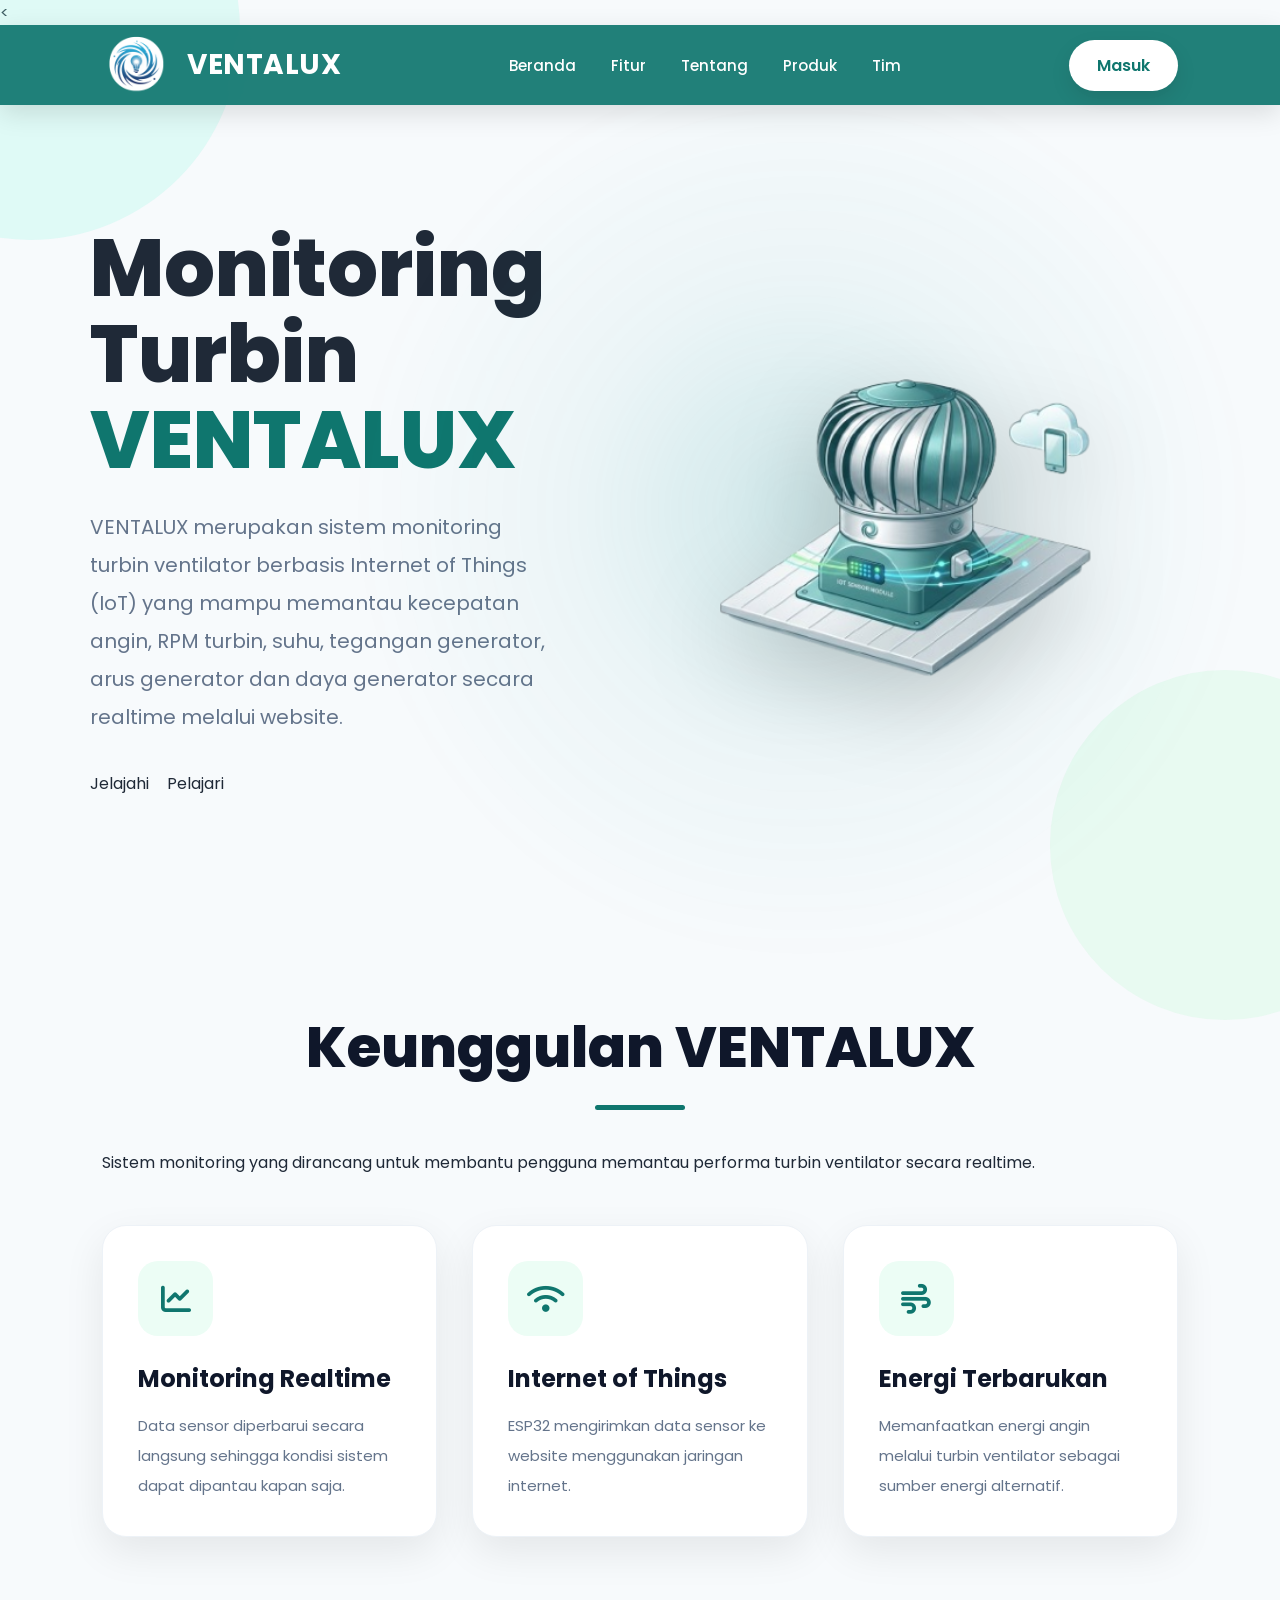
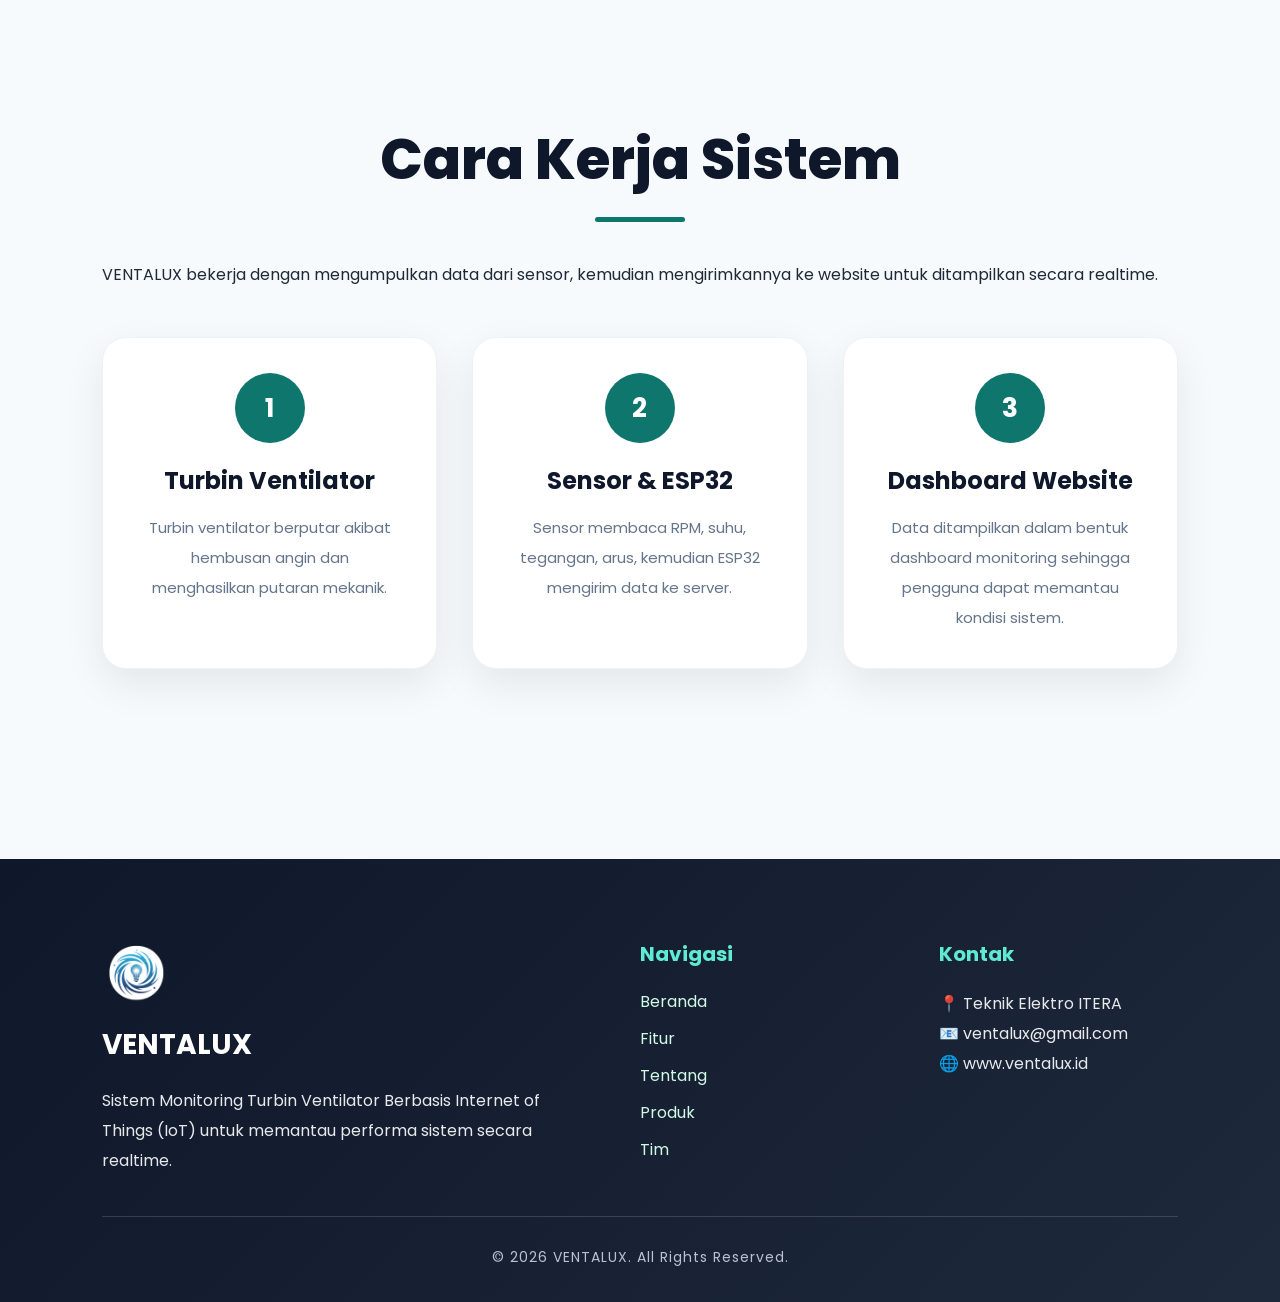
<file: index.html>
<!DOCTYPE html>
<html lang="id">

<head>

<meta charset="UTF-8">

<meta name="viewport" content="width=device-width, initial-scale=1.0">

<title>VENTALUX | Home</title>

<link rel="stylesheet" href="css/style.css">

<link rel="stylesheet"
href="https://cdnjs.cloudflare.com/ajax/libs/font-awesome/6.7.2/css/all.min.css">

</head>

<body>

<!-- ================= NAVBAR ================= -->

<<nav class="navbar">

    <div class="logo">
        <img src="img/logo.png" alt="Logo">
        <h2>VENTALUX</h2>
    </div>

    <!-- Tombol Hamburger -->
    <div class="menu-toggle">
        <i class="fa-solid fa-bars"></i>
    </div>

    <div class="menu" id="menu">

        <a href="index.html">Beranda</a>

        <a href="fitur.html">Fitur</a>

        <a href="tentang.html">Tentang</a>

        <a href="produk.html">Produk</a>

        <a href="tim.html">Tim</a>

        <a href="login.html" class="loginMobile">Masuk</a>

    </div>

    <div class="buttonArea">

        <a href="login.html" class="loginBtn">

            Masuk

        </a>

    </div>

</nav>

<!-- ================= HERO ================= -->

<section class="hero">

    <div class="hero-text">

        <h1>
            Monitoring Turbin
            <span>VENTALUX</span>
        </h1>

        <p>
            VENTALUX merupakan sistem monitoring turbin ventilator berbasis
            Internet of Things (IoT) yang mampu memantau kecepatan angin,
            RPM turbin, suhu, tegangan generator, arus generator dan daya
            generator secara realtime melalui website.
        </p>

        <div class="hero-btn">

            <a href="#keunggulan" class="btnPrimary">
                Jelajahi
            </a>

            <a href="tentang.html" class="btnSecondary">
                Pelajari
            </a>

        </div>

    </div>

    <div class="hero-image">

        <div class="circle-bg"></div>

        <img src="img/turbin.png" alt="Turbin">

    </div>

</section>

<!-- ================= KEUNGGULAN ================= -->
 
<section class="features" id="keunggulan">

<div class="container">

<h2 class="section-title">

Keunggulan VENTALUX

</h2>

<p class="section-subtitle">

Sistem monitoring yang dirancang untuk membantu
pengguna memantau performa turbin ventilator
secara realtime.

</p>

<div class="grid">

<div class="card">

<i class="fa-solid fa-chart-line"></i>

<h3>

Monitoring Realtime

</h3>

<p>

Data sensor diperbarui secara langsung sehingga
kondisi sistem dapat dipantau kapan saja.

</p>

</div>

<div class="card">

<i class="fa-solid fa-wifi"></i>

<h3>

Internet of Things

</h3>

<p>

ESP32 mengirimkan data sensor ke website
menggunakan jaringan internet.

</p>

</div>

<div class="card">

<i class="fa-solid fa-wind"></i>

<h3>

Energi Terbarukan

</h3>

<p>

Memanfaatkan energi angin melalui turbin ventilator
sebagai sumber energi alternatif.

</p>

</div>

</div>

</div>

</section>
<!-- ================= CARA KERJA ================= -->

<section class="work">

<div class="container">

<h2 class="section-title">

Cara Kerja Sistem

</h2>

<p class="section-subtitle">

VENTALUX bekerja dengan mengumpulkan data dari sensor,
kemudian mengirimkannya ke website untuk ditampilkan
secara realtime.

</p>

<div class="grid">

<div class="card step">

<div class="step-number">

1

</div>

<h3>

Turbin Ventilator

</h3>

<p>

Turbin ventilator berputar akibat hembusan angin dan menghasilkan putaran mekanik.

</p>

</div>

<div class="card step">

<div class="step-number">

2

</div>

<h3>

Sensor & ESP32

</h3>

<p>

Sensor membaca RPM, suhu, tegangan, arus, kemudian ESP32 mengirim data ke server.

</p>

</div>

<div class="card step">

<div class="step-number">

3

</div>

<h3>

Dashboard Website

</h3>

<p>

Data ditampilkan dalam bentuk dashboard monitoring sehingga pengguna dapat memantau kondisi sistem.

</p>

</div>

</div>

</div>

</section>

<!-- ================= FOOTER ================= -->

<footer class="footer">

<div class="footer-grid">

<div>

<img src="img/logo.png" class="footer-logo" alt="Logo">

<h2>VENTALUX</h2>

<p>

Sistem Monitoring Turbin Ventilator Berbasis Internet of Things (IoT) untuk memantau performa sistem secara realtime.

</p>

</div>

<div>

<h3>Navigasi</h3>

<a href="index.html">Beranda</a>

<a href="fitur.html">Fitur</a>

<a href="tentang.html">Tentang</a>

<a href="produk.html">Produk</a>

<a href="tim.html">Tim</a>

</div>

<div>

<h3>Kontak</h3>

<p>📍 Teknik Elektro ITERA</p>

<p>📧 ventalux@gmail.com</p>

<p>🌐 www.ventalux.id</p>

</div>

</div>

<hr>

<p class="copy">

© 2026 VENTALUX. All Rights Reserved.

</p>

</footer>

<script src="js/script.js"></script>

</body>

</html>
</file>
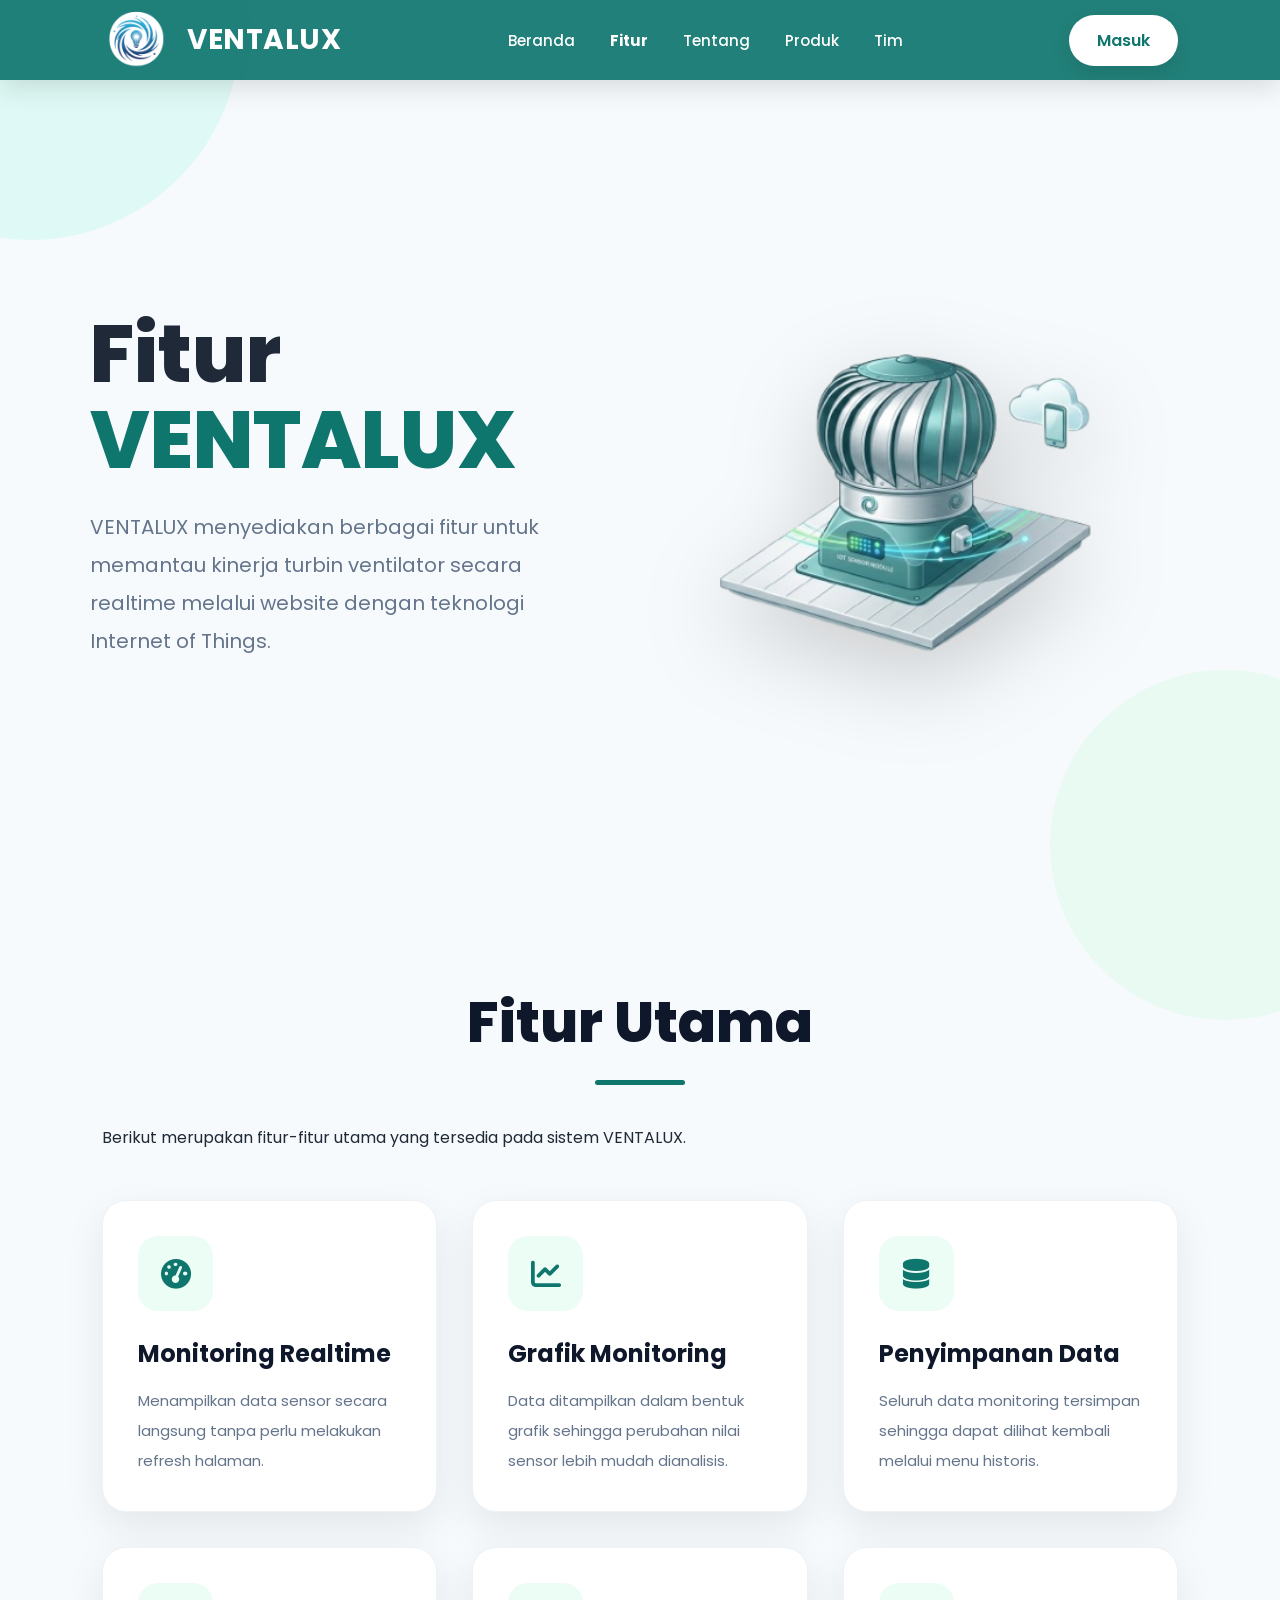
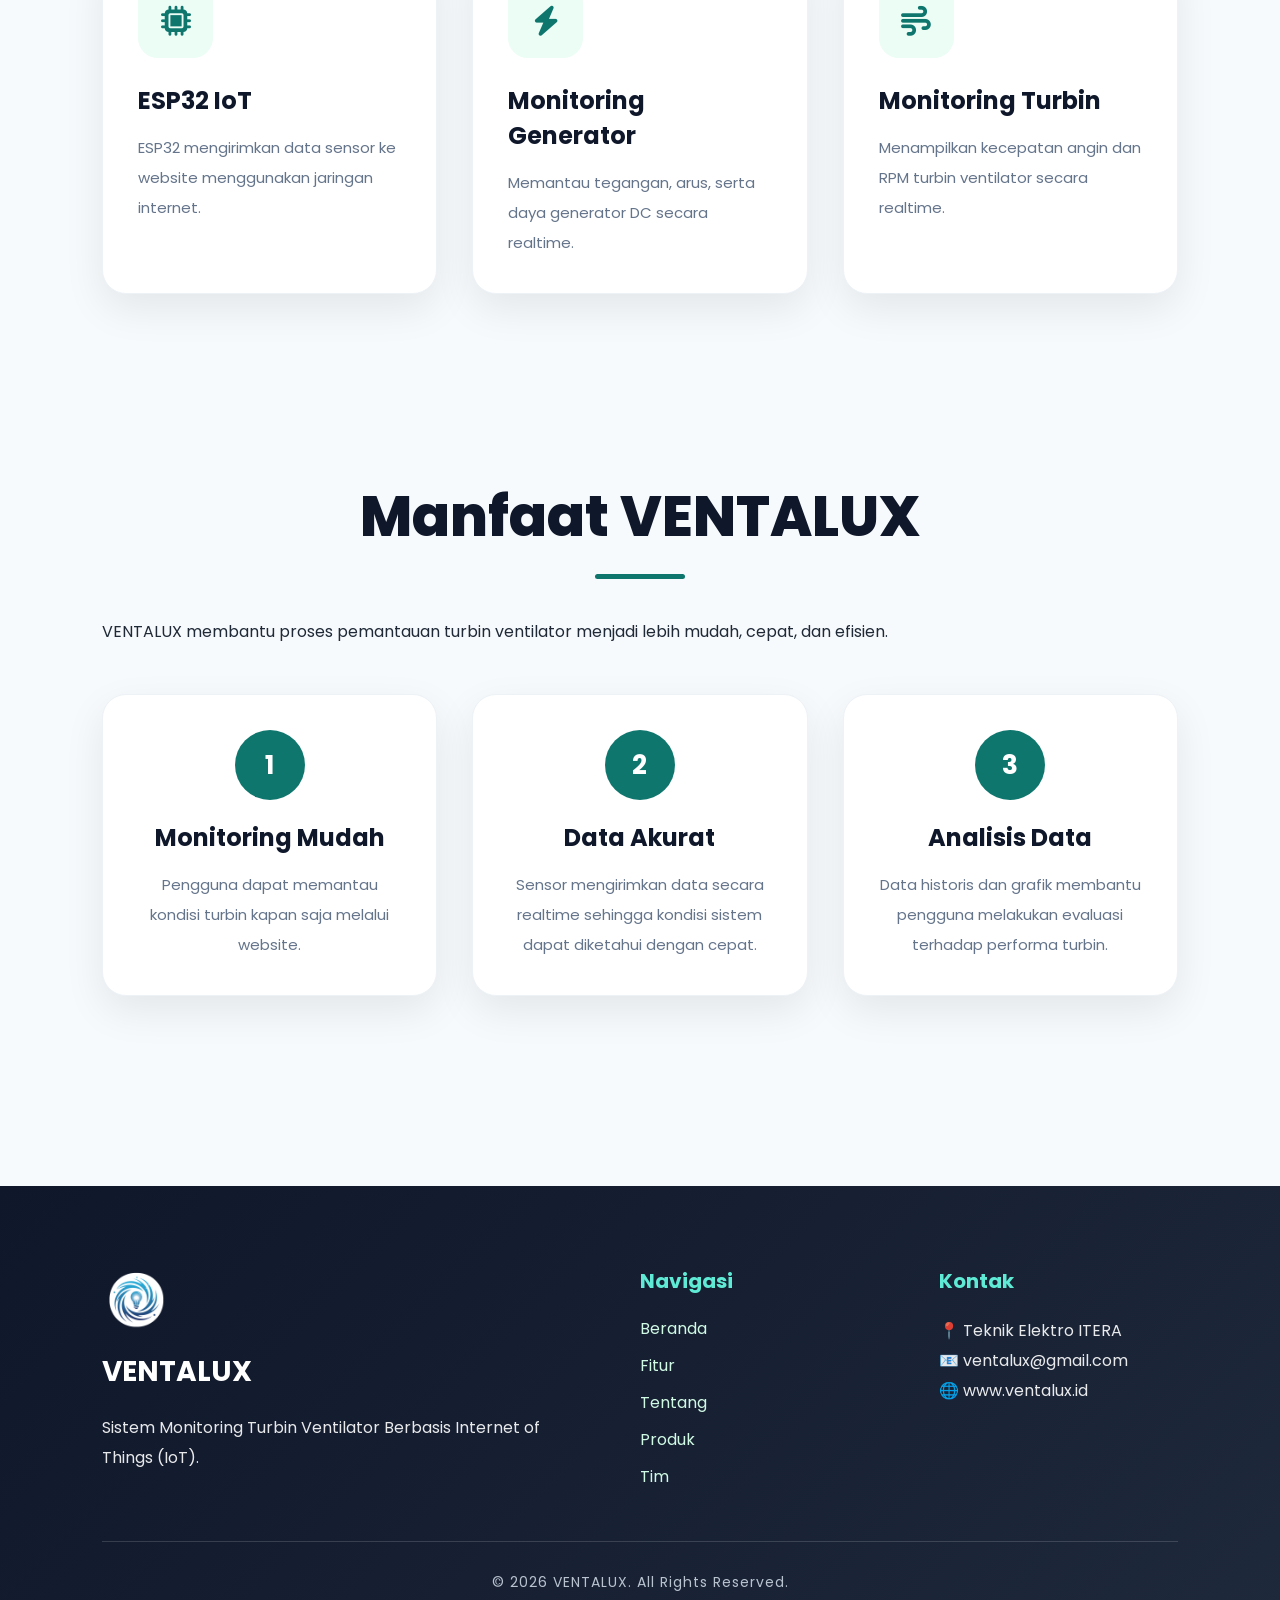
<file: fitur.html>
<!DOCTYPE html>
<html lang="id">

<head>

<meta charset="UTF-8">

<meta name="viewport" content="width=device-width, initial-scale=1.0">

<title>VENTALUX | Fitur</title>

<link rel="stylesheet" href="css/style.css">

<link rel="stylesheet"
href="https://cdnjs.cloudflare.com/ajax/libs/font-awesome/6.7.2/css/all.min.css">

</head>

<body>

<!-- ================= NAVBAR ================= -->

<nav class="navbar">

<div class="logo">

<img src="img/logo.png" alt="Logo">

<h2>VENTALUX</h2>

</div>

<div class="menu">

<a href="index.html">Beranda</a>

<a href="fitur.html"><b>Fitur</b></a>

<a href="tentang.html">Tentang</a>

<a href="produk.html">Produk</a>

<a href="tim.html">Tim</a>

</div>

<div class="buttonArea">

<a href="login.html" class="loginBtn">

Masuk

</a>

</div>

</nav>

<!-- ================= HERO ================= -->

<section class="hero">

<div class="hero-text">

<h1>

Fitur
<span>VENTALUX</span>

</h1>

<p>

VENTALUX menyediakan berbagai fitur untuk memantau
kinerja turbin ventilator secara realtime melalui website
dengan teknologi Internet of Things.

</p>

</div>

<div class="hero-image">

<img src="img/turbin.png" alt="Turbin">

</div>

</section>

<!-- ================= FITUR ================= -->

<section>

<div class="container">

<h2 class="section-title">

Fitur Utama

</h2>

<p class="section-subtitle">

Berikut merupakan fitur-fitur utama yang tersedia pada sistem VENTALUX.

</p>

<div class="grid">

<div class="card">

<i class="fa-solid fa-gauge-high"></i>

<h3>

Monitoring Realtime

</h3>

<p>

Menampilkan data sensor secara langsung tanpa perlu melakukan refresh halaman.

</p>

</div>

<div class="card">

<i class="fa-solid fa-chart-line"></i>

<h3>

Grafik Monitoring

</h3>

<p>

Data ditampilkan dalam bentuk grafik sehingga perubahan nilai sensor lebih mudah dianalisis.

</p>

</div>

<div class="card">

<i class="fa-solid fa-database"></i>

<h3>

Penyimpanan Data

</h3>

<p>

Seluruh data monitoring tersimpan sehingga dapat dilihat kembali melalui menu historis.

</p>

</div>

<div class="card">

<i class="fa-solid fa-microchip"></i>

<h3>

ESP32 IoT

</h3>

<p>

ESP32 mengirimkan data sensor ke website menggunakan jaringan internet.

</p>

</div>

<div class="card">

<i class="fa-solid fa-bolt"></i>

<h3>

Monitoring Generator

</h3>

<p>

Memantau tegangan, arus, serta daya generator DC secara realtime.

</p>

</div>

<div class="card">

<i class="fa-solid fa-wind"></i>

<h3>

Monitoring Turbin

</h3>

<p>

Menampilkan kecepatan angin dan RPM turbin ventilator secara realtime.

</p>

</div>

</div>

</div>

</section>
<!-- ================= MANFAAT ================= -->

<section class="work">

<div class="container">

<h2 class="section-title">

Manfaat VENTALUX

</h2>

<p class="section-subtitle">

VENTALUX membantu proses pemantauan turbin ventilator menjadi lebih mudah, cepat, dan efisien.

</p>

<div class="grid">

<div class="card step">

<div class="step-number">

1

</div>

<h3>

Monitoring Mudah

</h3>

<p>

Pengguna dapat memantau kondisi turbin kapan saja melalui website.

</p>

</div>

<div class="card step">

<div class="step-number">

2

</div>

<h3>

Data Akurat

</h3>

<p>

Sensor mengirimkan data secara realtime sehingga kondisi sistem dapat diketahui dengan cepat.

</p>

</div>

<div class="card step">

<div class="step-number">

3

</div>

<h3>

Analisis Data

</h3>

<p>

Data historis dan grafik membantu pengguna melakukan evaluasi terhadap performa turbin.

</p>

</div>

</div>

</div>

</section>

<!-- ================= FOOTER ================= -->

<footer class="footer">

<div class="footer-grid">

<div>

<img src="img/logo.png" class="footer-logo" alt="Logo">

<h2>VENTALUX</h2>

<p>

Sistem Monitoring Turbin Ventilator Berbasis Internet of Things (IoT).

</p>

</div>

<div>

<h3>Navigasi</h3>

<a href="index.html">Beranda</a>

<a href="fitur.html">Fitur</a>

<a href="tentang.html">Tentang</a>

<a href="produk.html">Produk</a>

<a href="tim.html">Tim</a>

</div>

<div>

<h3>Kontak</h3>

<p>📍 Teknik Elektro ITERA</p>

<p>📧 ventalux@gmail.com</p>

<p>🌐 www.ventalux.id</p>

</div>

</div>

<hr>

<p class="copy">

© 2026 VENTALUX. All Rights Reserved.

</p>

</footer>

<script src="js/script.js"></script>

</body>

</html>
</file>
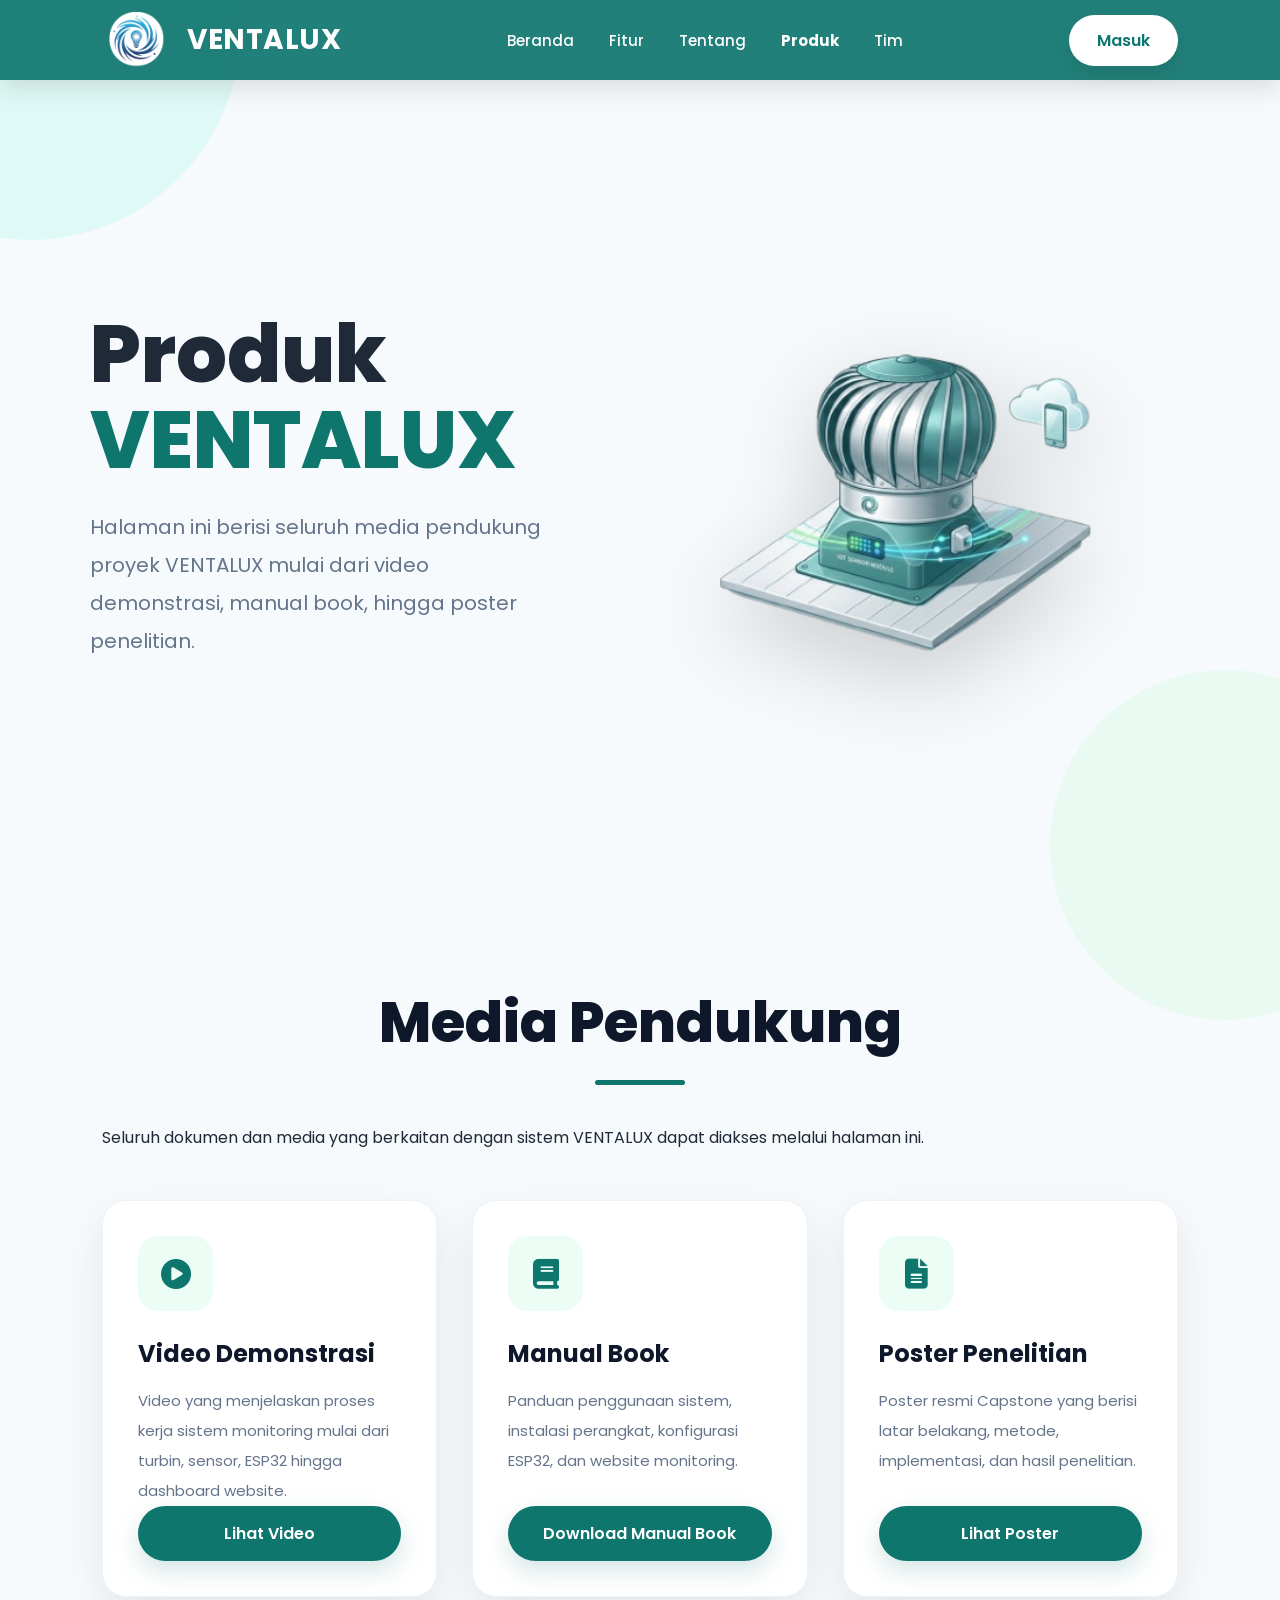
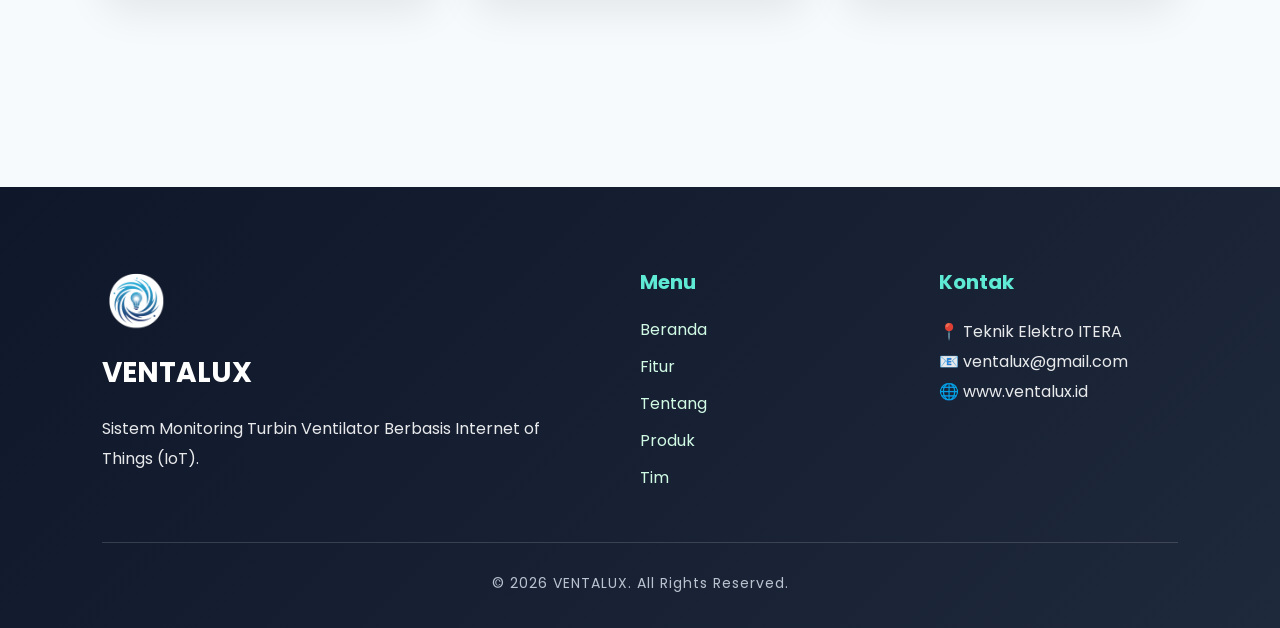
<file: produk.html>
<!DOCTYPE html>
<html lang="id">

<head>

<meta charset="UTF-8">

<meta name="viewport" content="width=device-width, initial-scale=1.0">

<title>VENTALUX | Produk</title>

<link rel="stylesheet" href="css/style.css">

<link rel="stylesheet"
href="https://cdnjs.cloudflare.com/ajax/libs/font-awesome/6.7.2/css/all.min.css">

</head>

<body>

<!-- ================= NAVBAR ================= -->

<nav class="navbar">

<div class="logo">

<img src="img/logo.png" alt="Logo">

<h2>VENTALUX</h2>

</div>

<div class="menu">

<a href="index.html">Beranda</a>

<a href="fitur.html">Fitur</a>

<a href="tentang.html">Tentang</a>

<a href="produk.html"><b>Produk</b></a>

<a href="tim.html">Tim</a>

</div>

<div class="buttonArea">

<a href="login.html" class="loginBtn">

Masuk

</a>

</div>

</nav>

<!-- ================= HERO ================= -->

<section class="hero">

<div class="hero-text">

<h1>

Produk
<span>VENTALUX</span>

</h1>

<p>

Halaman ini berisi seluruh media pendukung proyek
VENTALUX mulai dari video demonstrasi,
manual book,
hingga poster penelitian.

</p>

</div>

<div class="hero-image">

<img src="img/turbin.png" alt="Turbin">

</div>

</section>

<!-- ================= PRODUK ================= -->

<section>

<div class="container">

<h2 class="section-title">

Media Pendukung

</h2>

<p class="section-subtitle">

Seluruh dokumen dan media yang berkaitan dengan sistem VENTALUX dapat diakses melalui halaman ini.

</p>

<div class="grid">

<!-- CARD 1 -->

<div class="card">

<i class="fa-solid fa-circle-play"></i>

<h3>

Video Demonstrasi

</h3>

<p>

Video yang menjelaskan proses kerja sistem monitoring mulai dari turbin, sensor, ESP32 hingga dashboard website.

</p>
<a
    href="https://youtu.be/XB-GKyhIngE?si=4pxVaaGl1FE8jd_m"
    target="_blank"
    class="primaryBtn">
    Lihat Video
</a>


</a>

</div>

<!-- CARD 2 -->

<div class="card">

<i class="fa-solid fa-book"></i>

<h3>

Manual Book

</h3>

<p>

Panduan penggunaan sistem, instalasi perangkat, konfigurasi ESP32, dan website monitoring.

</p>
<a
    href="manual-book-ventalux.pdf"
    download="Manual-Book-VENTALUX.pdf"
    class="primaryBtn">
    Download Manual Book

</a>

</div>

<!-- CARD 3 -->

<div class="card">

<i class="fa-solid fa-file-lines"></i>

<h3>

Poster Penelitian

</h3>

<p>

Poster resmi Capstone yang berisi latar belakang, metode, implementasi, dan hasil penelitian.

</p>

<a
    href="img/poster-ventalux.jfif"
    target="_blank"
    class="primaryBtn">
    Lihat Poster
</a>


</a>

</div>

</div>

</div>

</section>
<!-- ================= DOWNLOAD ================= -->

<!-- ================= FOOTER ================= -->

<footer class="footer">

<div class="footer-grid">

<div>

<img src="img/logo.png"
class="footer-logo"
alt="Logo">

<h2>

VENTALUX

</h2>

<p>

Sistem Monitoring Turbin Ventilator
Berbasis Internet of Things (IoT).

</p>

</div>

<div>

<h3>

Menu

</h3>

<a href="index.html">

Beranda

</a>

<a href="fitur.html">

Fitur

</a>

<a href="tentang.html">

Tentang

</a>

<a href="produk.html">

Produk

</a>

<a href="tim.html">

Tim

</a>

</div>

<div>

<h3>

Kontak

</h3>

<p>

📍 Teknik Elektro ITERA

</p>

<p>

📧 ventalux@gmail.com

</p>

<p>

🌐 www.ventalux.id

</p>

</div>

</div>

<hr>

<p class="copy">

© 2026 VENTALUX. All Rights Reserved.

</p>

</footer>

<script src="js/script.js"></script>

</body>

</html>
</file>
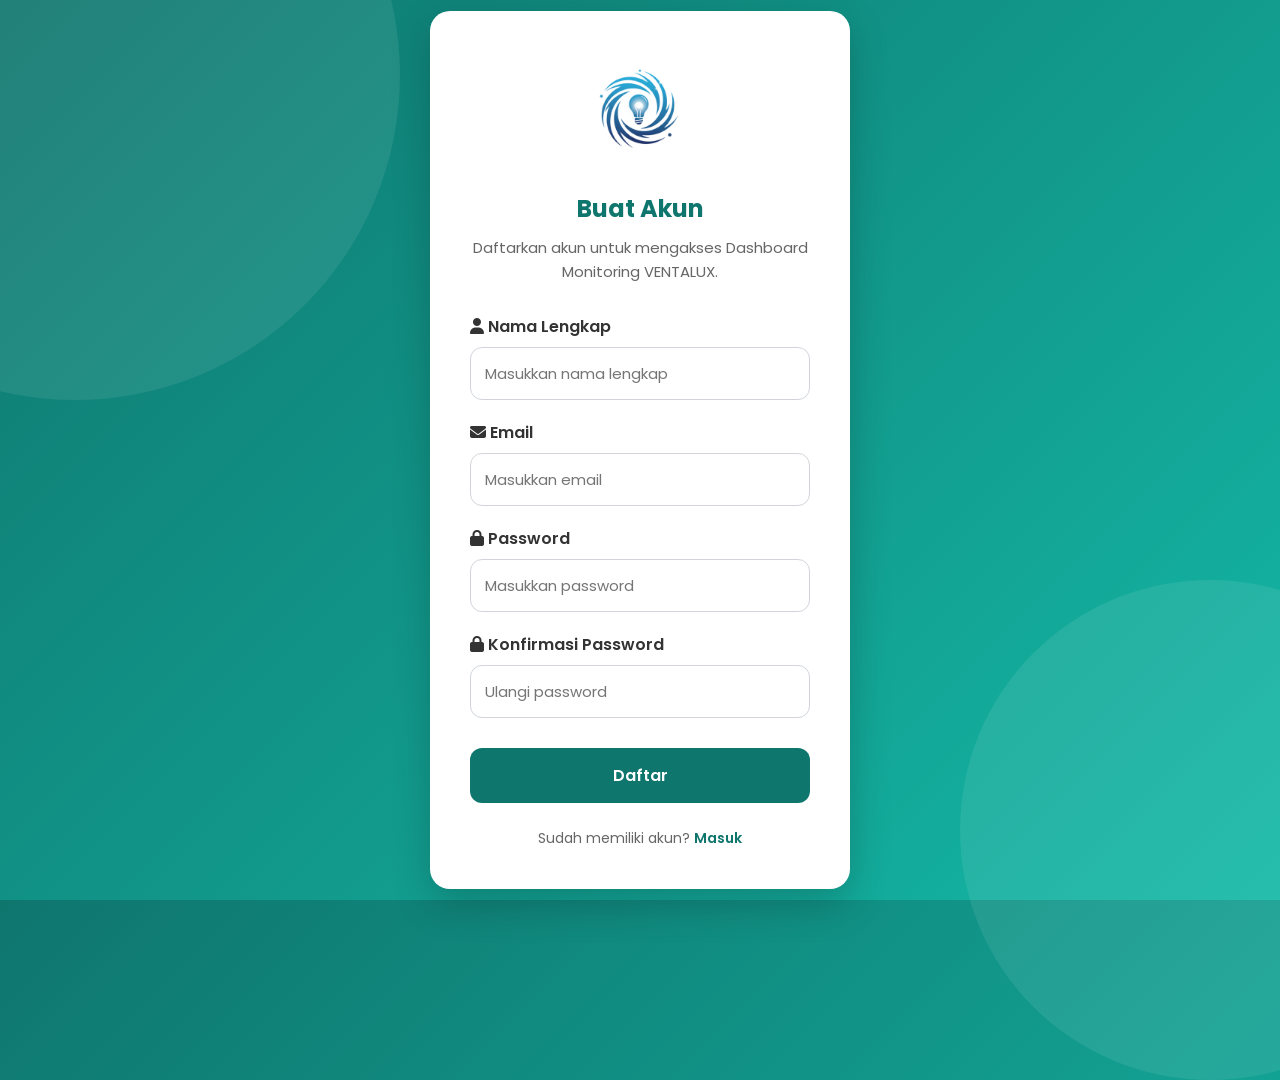
<file: register.html>
<!DOCTYPE html>
<html lang="id">

<head>

<meta charset="UTF-8">

<meta name="viewport" content="width=device-width, initial-scale=1.0">

<title>VENTALUX | Register</title>

<link rel="stylesheet" href="css/auth.css">

<link rel="stylesheet"
href="https://cdnjs.cloudflare.com/ajax/libs/font-awesome/6.7.2/css/all.min.css">

</head>

<body>

<div class="auth-container">

<img src="img/logo.png" class="logo" alt="Logo">

<h2>Buat Akun</h2>

<p>

Daftarkan akun untuk mengakses Dashboard Monitoring VENTALUX.

</p>

<form action="login.html" method="get">

<div class="input-group">

<label>

<i class="fa-solid fa-user"></i>

Nama Lengkap

</label>

<input
type="text"
placeholder="Masukkan nama lengkap"
required>

</div>

<div class="input-group">

<label>

<i class="fa-solid fa-envelope"></i>

Email

</label>

<input
type="email"
placeholder="Masukkan email"
required>

</div>

<div class="input-group">

<label>

<i class="fa-solid fa-lock"></i>

Password

</label>

<input
type="password"
placeholder="Masukkan password"
required>

</div>

<div class="input-group">

<label>

<i class="fa-solid fa-lock"></i>

Konfirmasi Password

</label>

<input
type="password"
placeholder="Ulangi password"
required>

</div>

<button
type="submit"
class="auth-btn">

Daftar

</button>

</form>

<div class="bottom-text">

Sudah memiliki akun?

<a href="login.html">

Masuk

</a>

</div>

</div>

</body>

</html>
</file>
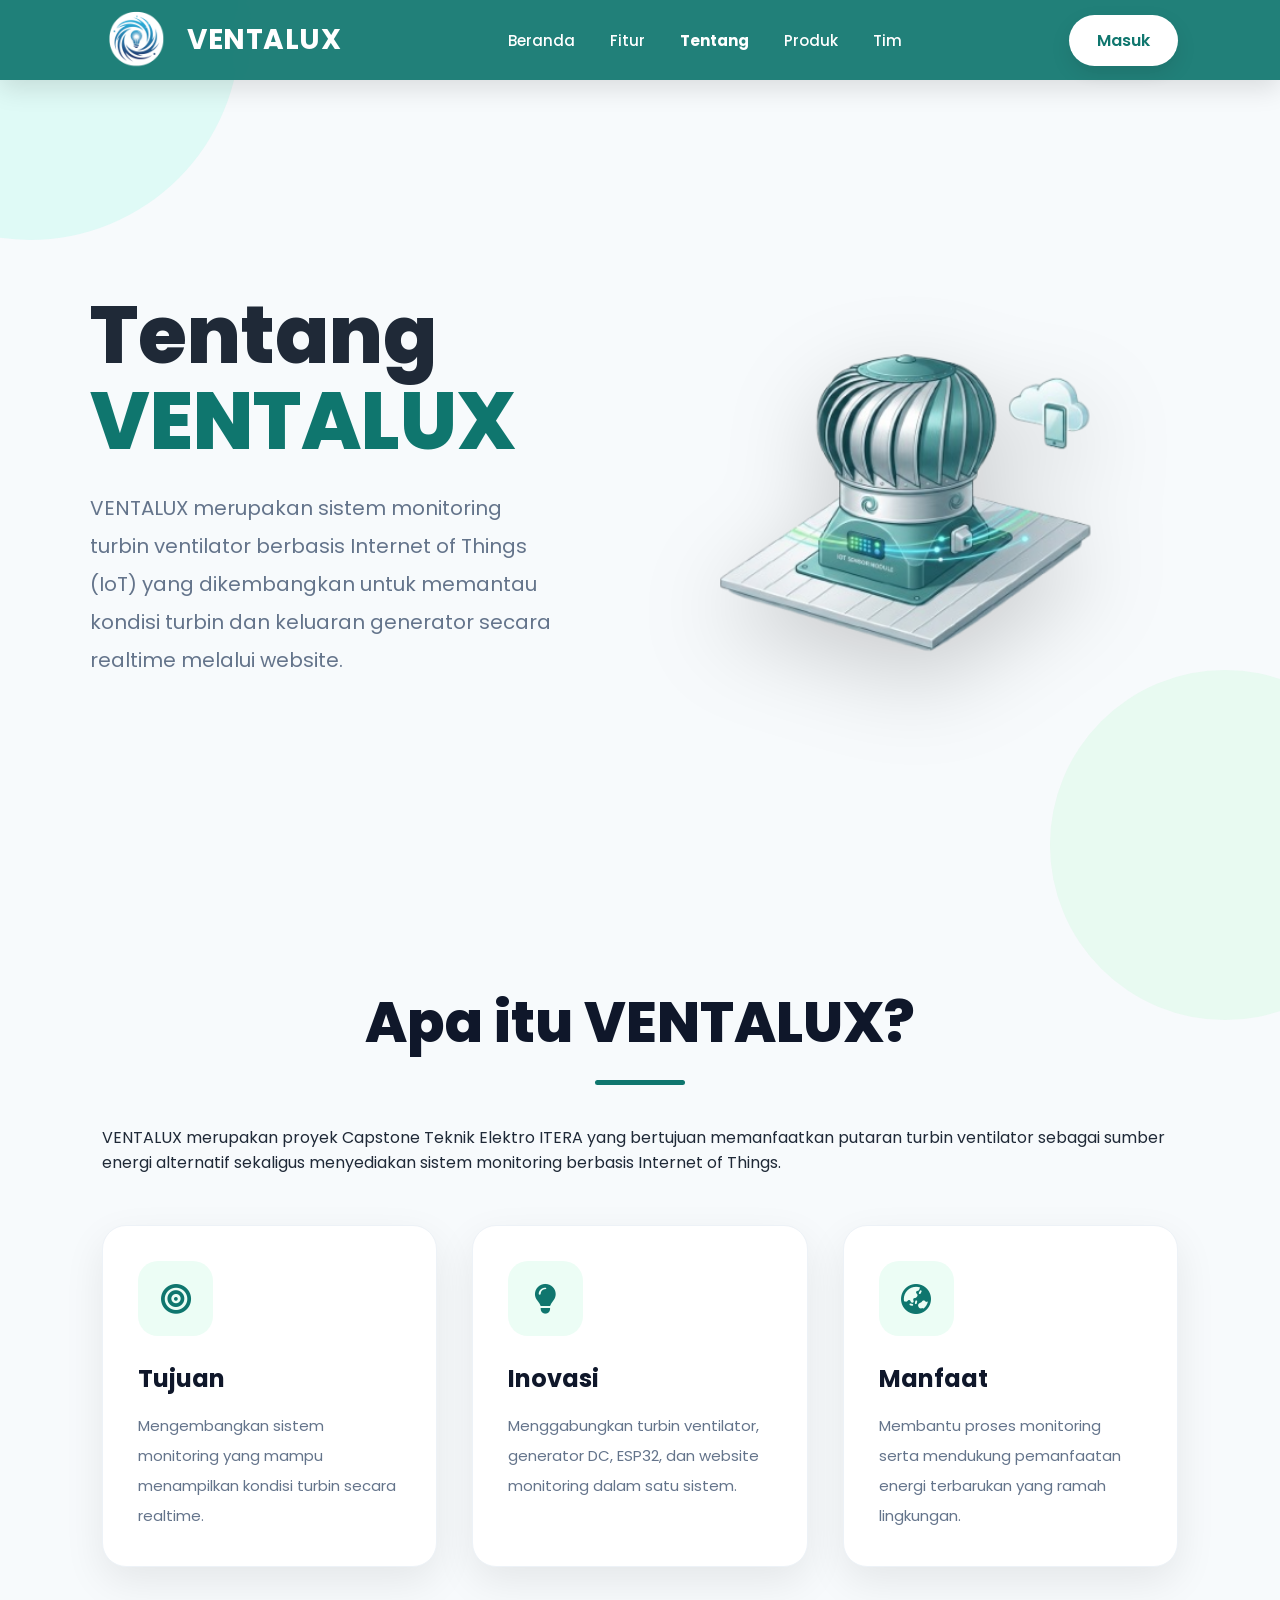
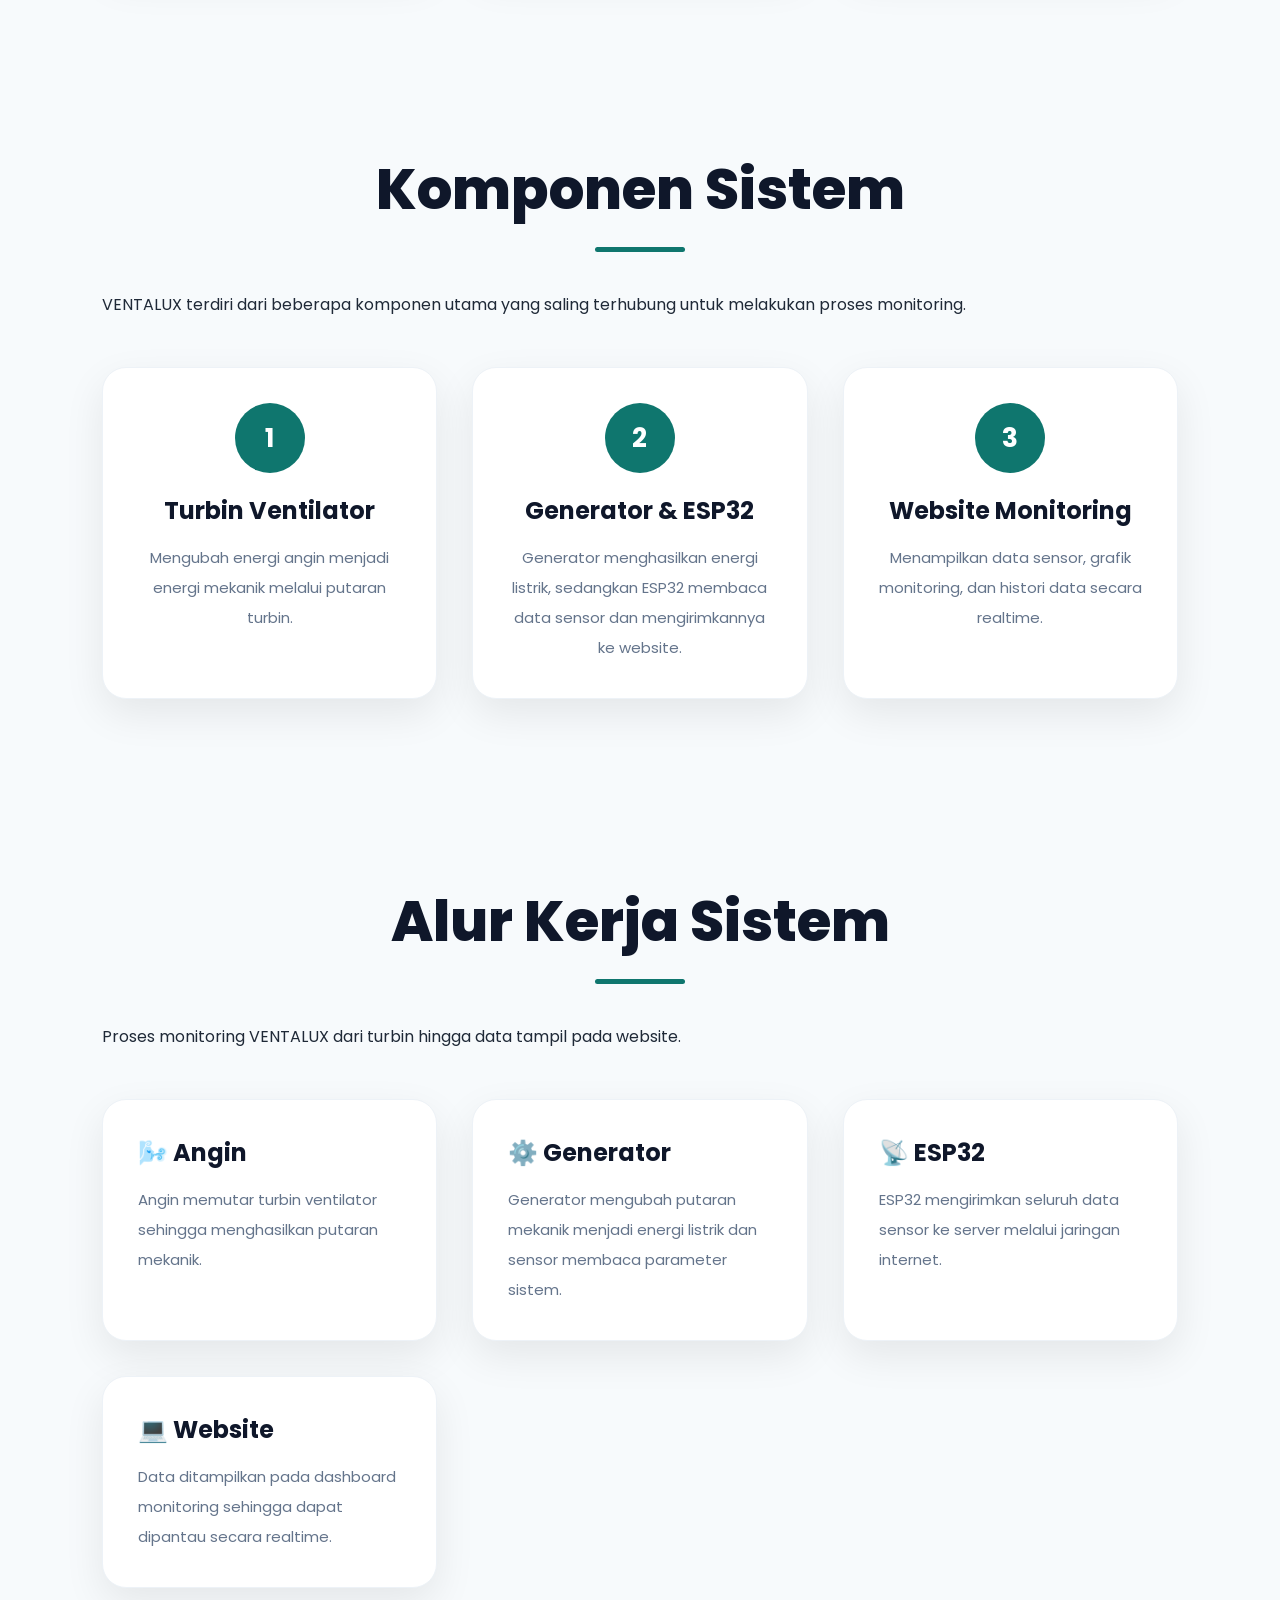
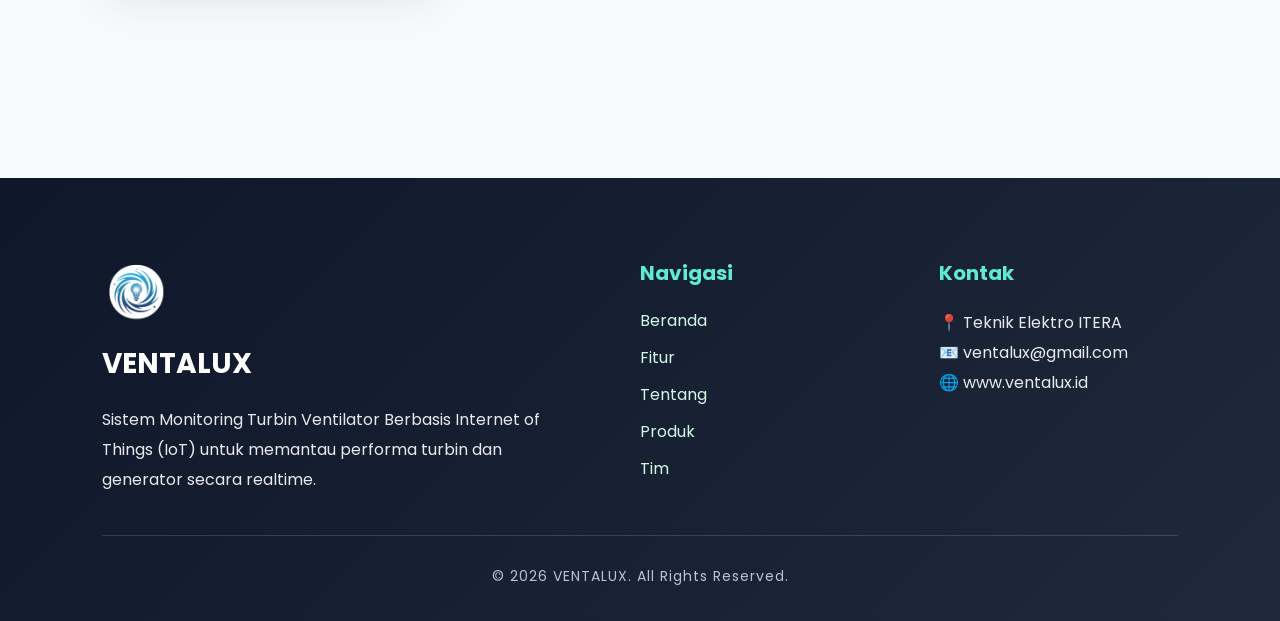
<file: tentang.html>
<!DOCTYPE html>
<html lang="id">

<head>

<meta charset="UTF-8">

<meta name="viewport" content="width=device-width, initial-scale=1.0">

<title>VENTALUX | Tentang</title>

<link rel="stylesheet" href="css/style.css">

<link rel="stylesheet"
href="https://cdnjs.cloudflare.com/ajax/libs/font-awesome/6.7.2/css/all.min.css">

</head>

<body>

<!-- ================= NAVBAR ================= -->

<nav class="navbar">

<div class="logo">

<img src="img/logo.png" alt="Logo">

<h2>VENTALUX</h2>

</div>

<div class="menu">

<a href="index.html">Beranda</a>

<a href="fitur.html">Fitur</a>

<a href="tentang.html"><b>Tentang</b></a>

<a href="produk.html">Produk</a>

<a href="tim.html">Tim</a>

</div>

<div class="buttonArea">

<a href="login.html" class="loginBtn">

Masuk

</a>

</div>

</nav>

<!-- ================= HERO ================= -->

<section class="hero">

<div class="hero-text">

<h1>

Tentang
<span>VENTALUX</span>

</h1>

<p>

VENTALUX merupakan sistem monitoring turbin ventilator
berbasis Internet of Things (IoT) yang dikembangkan
untuk memantau kondisi turbin dan keluaran generator
secara realtime melalui website.

</p>

</div>

<div class="hero-image">

<img src="img/turbin.png" alt="Turbin">

</div>

</section>

<!-- ================= TENTANG ================= -->

<section>

<div class="container">

<h2 class="section-title">

Apa itu VENTALUX?

</h2>

<p class="section-subtitle">

VENTALUX merupakan proyek Capstone Teknik Elektro ITERA
yang bertujuan memanfaatkan putaran turbin ventilator
sebagai sumber energi alternatif sekaligus menyediakan
sistem monitoring berbasis Internet of Things.

</p>

<div class="grid">

<div class="card">

<i class="fa-solid fa-bullseye"></i>

<h3>

Tujuan

</h3>

<p>

Mengembangkan sistem monitoring yang mampu
menampilkan kondisi turbin secara realtime.

</p>

</div>

<div class="card">

<i class="fa-solid fa-lightbulb"></i>

<h3>

Inovasi

</h3>

<p>

Menggabungkan turbin ventilator,
generator DC,
ESP32,
dan website monitoring
dalam satu sistem.

</p>

</div>

<div class="card">

<i class="fa-solid fa-earth-asia"></i>

<h3>

Manfaat

</h3>

<p>

Membantu proses monitoring serta
mendukung pemanfaatan energi
terbarukan yang ramah lingkungan.

</p>

</div>

</div>

</div>

</section>
<!-- ================= KOMPONEN SISTEM ================= -->

<section class="work">

<div class="container">

<h2 class="section-title">

Komponen Sistem

</h2>

<p class="section-subtitle">

VENTALUX terdiri dari beberapa komponen utama yang saling terhubung untuk melakukan proses monitoring.

</p>

<div class="grid">

<div class="card step">

<div class="step-number">

1

</div>

<h3>

Turbin Ventilator

</h3>

<p>

Mengubah energi angin menjadi energi mekanik melalui putaran turbin.

</p>

</div>

<div class="card step">

<div class="step-number">

2

</div>

<h3>

Generator & ESP32

</h3>

<p>

Generator menghasilkan energi listrik, sedangkan ESP32 membaca data sensor dan mengirimkannya ke website.

</p>

</div>

<div class="card step">

<div class="step-number">

3

</div>

<h3>

Website Monitoring

</h3>

<p>

Menampilkan data sensor, grafik monitoring, dan histori data secara realtime.

</p>

</div>

</div>

</div>

</section>

<!-- ================= ALUR KERJA ================= -->

<section>

<div class="container">

<h2 class="section-title">

Alur Kerja Sistem

</h2>

<p class="section-subtitle">

Proses monitoring VENTALUX dari turbin hingga data tampil pada website.

</p>

<div class="grid">

<div class="card">

<h3>🌬️ Angin</h3>

<p>

Angin memutar turbin ventilator sehingga menghasilkan putaran mekanik.

</p>

</div>

<div class="card">

<h3>⚙️ Generator</h3>

<p>

Generator mengubah putaran mekanik menjadi energi listrik dan sensor membaca parameter sistem.

</p>

</div>

<div class="card">

<h3>📡 ESP32</h3>

<p>

ESP32 mengirimkan seluruh data sensor ke server melalui jaringan internet.

</p>

</div>

<div class="card">

<h3>💻 Website</h3>

<p>

Data ditampilkan pada dashboard monitoring sehingga dapat dipantau secara realtime.

</p>

</div>

</div>

</div>

</section>

<!-- ================= FOOTER ================= -->

<footer class="footer">

<div class="footer-grid">

<div>

<img src="img/logo.png" class="footer-logo" alt="Logo">

<h2>VENTALUX</h2>

<p>

Sistem Monitoring Turbin Ventilator Berbasis Internet of Things (IoT) untuk memantau performa turbin dan generator secara realtime.

</p>

</div>

<div>

<h3>Navigasi</h3>

<a href="index.html">Beranda</a>

<a href="fitur.html">Fitur</a>

<a href="tentang.html">Tentang</a>

<a href="produk.html">Produk</a>

<a href="tim.html">Tim</a>

</div>

<div>

<h3>Kontak</h3>

<p>📍 Teknik Elektro ITERA</p>

<p>📧 ventalux@gmail.com</p>

<p>🌐 www.ventalux.id</p>

</div>

</div>

<hr>

<p class="copy">

© 2026 VENTALUX. All Rights Reserved.

</p>

</footer>

<script src="js/script.js"></script>

</body>

</html>
</file>
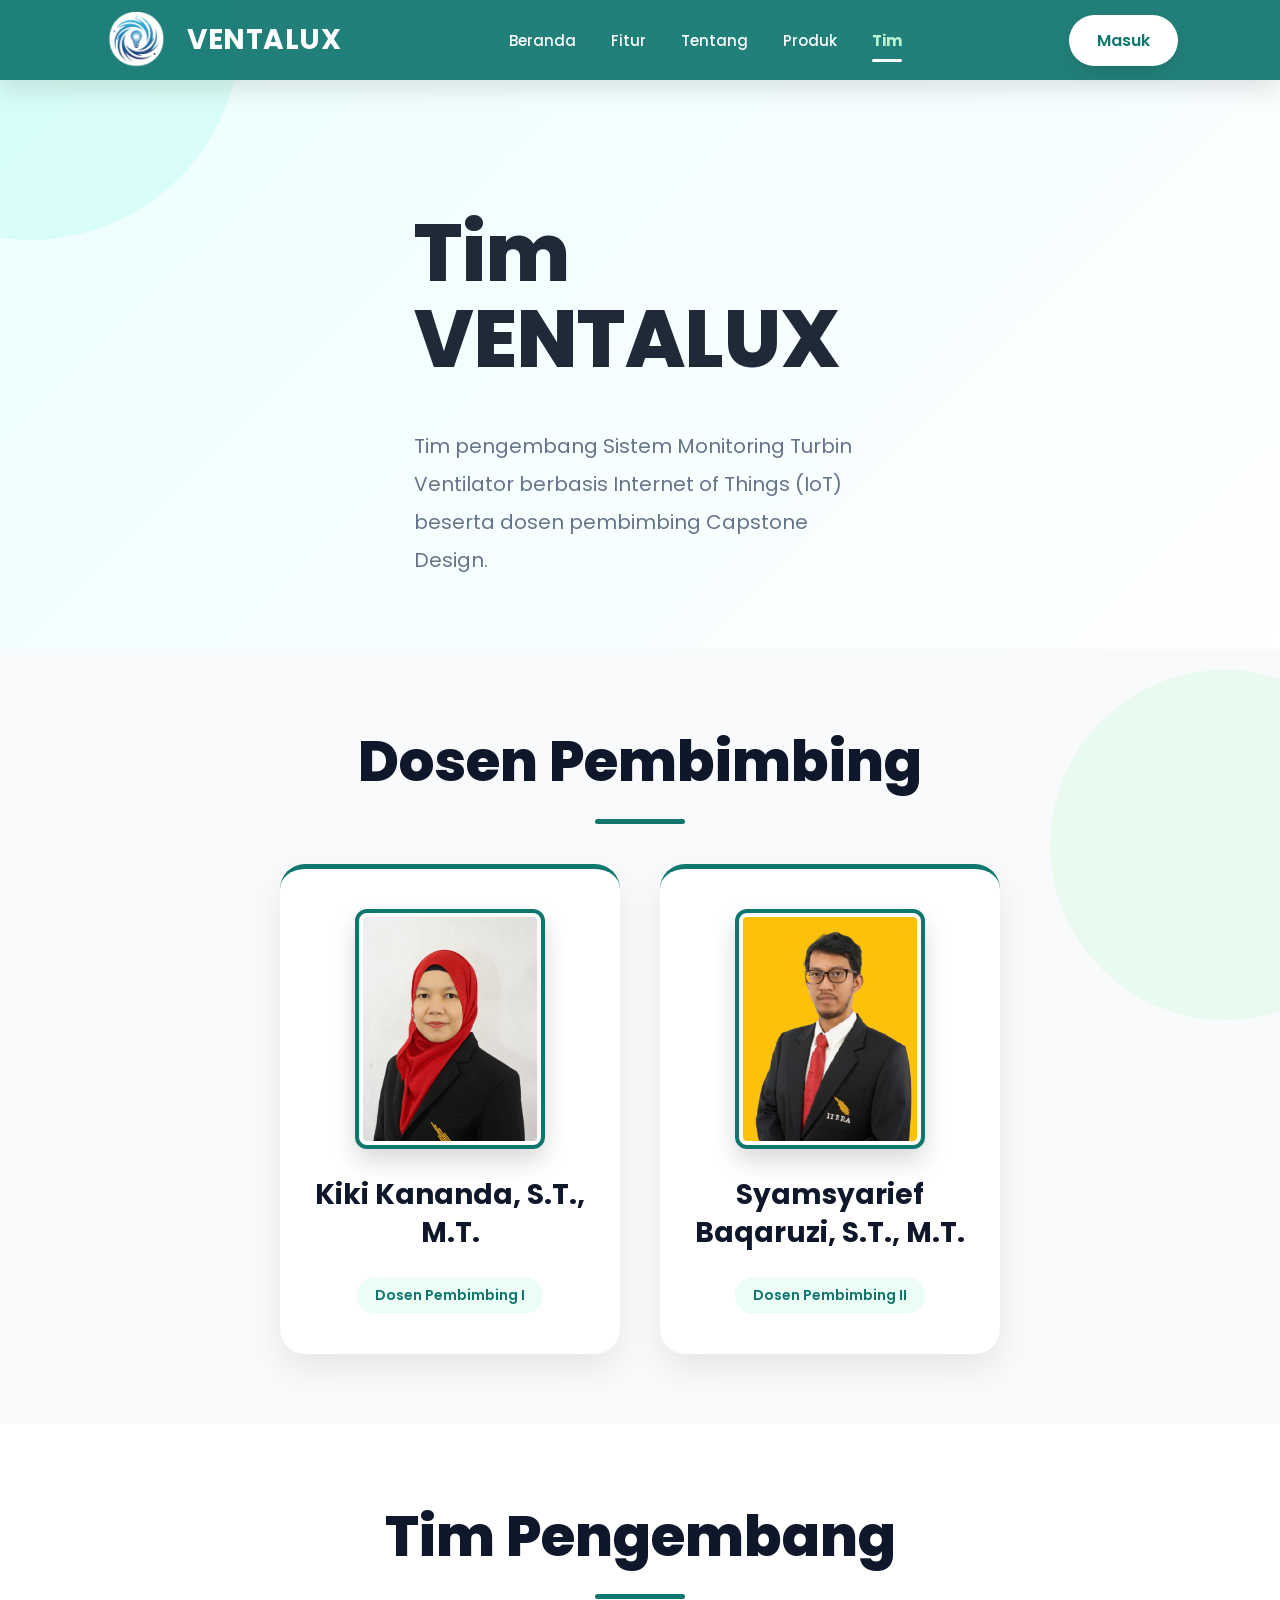
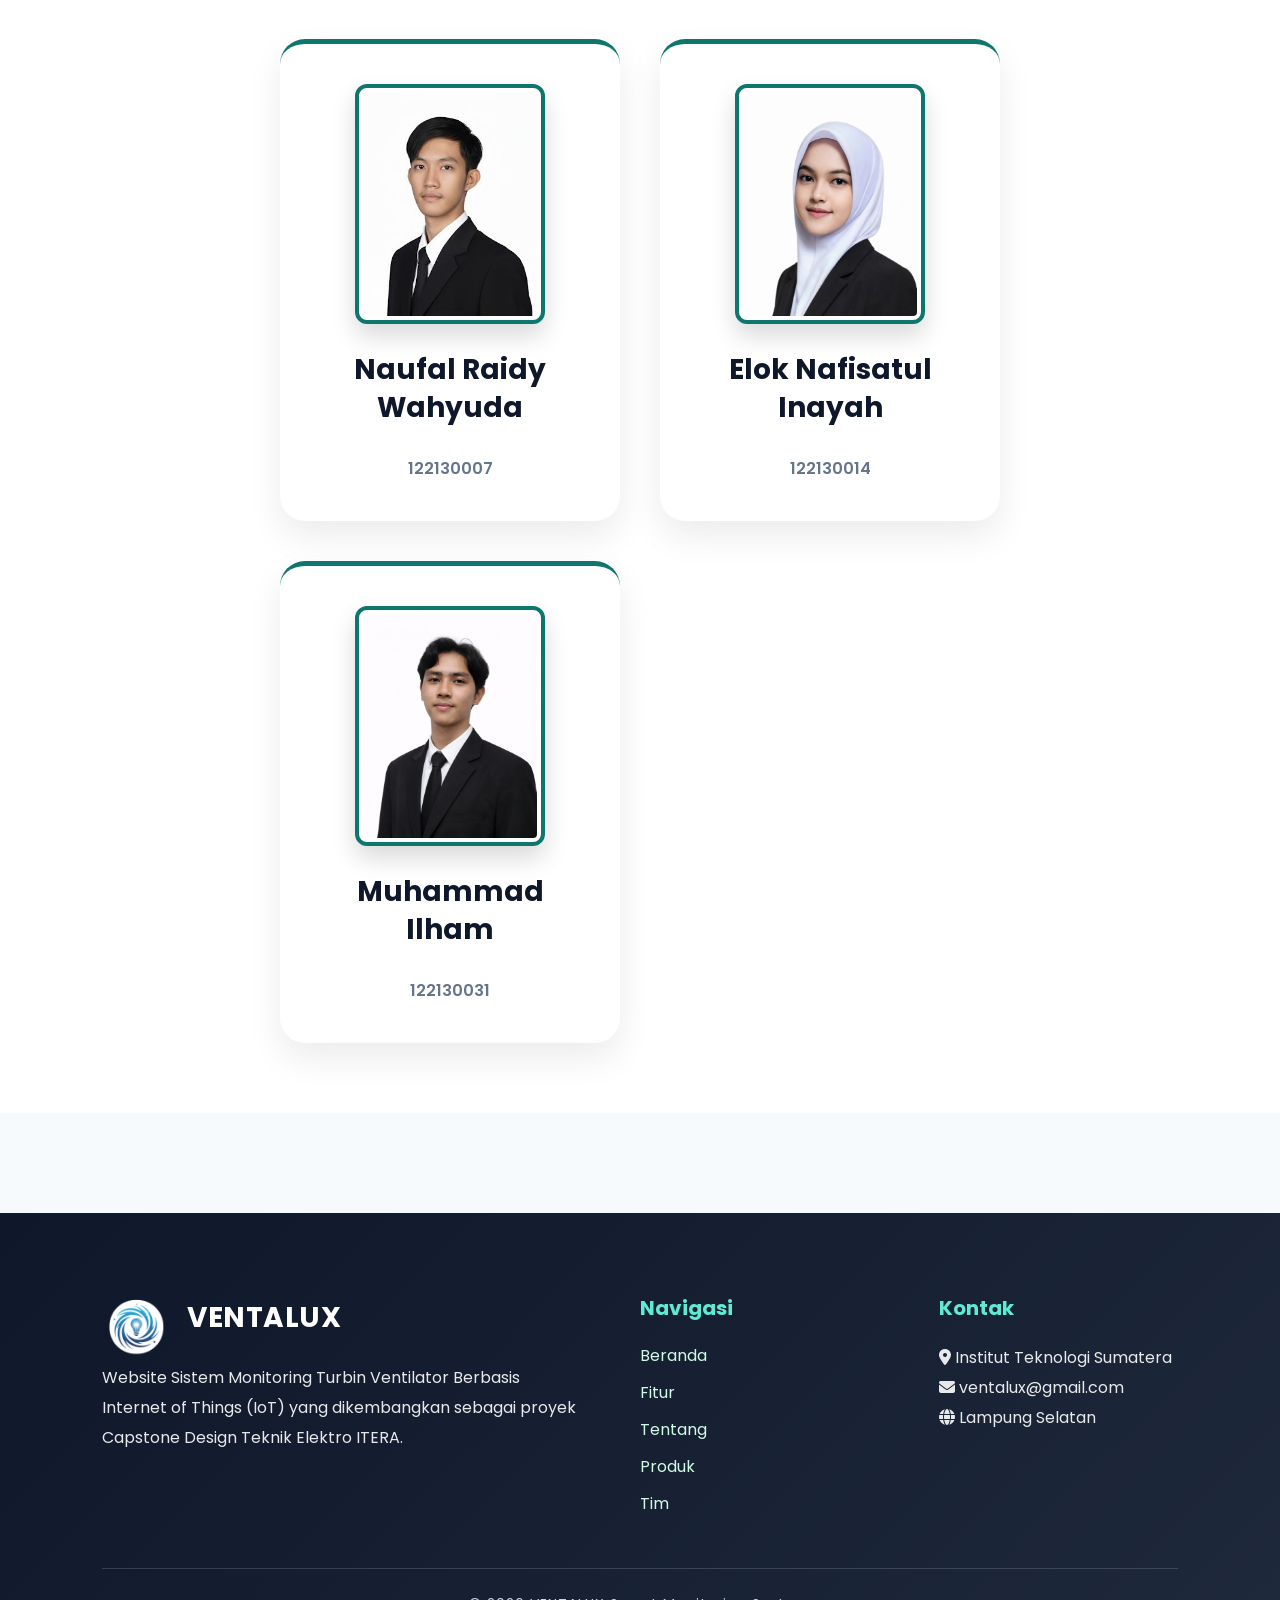
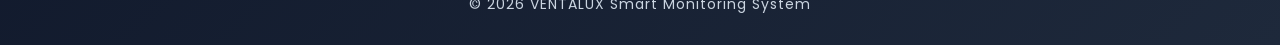
<file: tim.html>
<!DOCTYPE html>
<html lang="id">

<head>

<meta charset="UTF-8">

<meta name="viewport" content="width=device-width, initial-scale=1.0">

<title>VENTALUX | Tim</title>

<link rel="stylesheet" href="css/style.css">

<link rel="stylesheet"
href="https://cdnjs.cloudflare.com/ajax/libs/font-awesome/6.7.2/css/all.min.css">

</head>

<body>

<!-- ================= NAVBAR ================= -->

<nav class="navbar">

<div class="logo">

<img src="img/logo.png" alt="Logo">

<h2>VENTALUX</h2>

</div>

<ul class="menu">

<li><a href="index.html">Beranda</a></li>

<li><a href="fitur.html">Fitur</a></li>

<li><a href="tentang.html">Tentang</a></li>

<li><a href="produk.html">Produk</a></li>

<li><a href="tim.html" class="active">Tim</a></li>

</ul>

<a href="login.html" class="loginBtn">

Masuk

</a>

</nav>

<!-- ================= HERO ================= -->

<section class="hero smallHero">

<div class="hero-text">

<h1>Tim VENTALUX</h1>

<p>

Tim pengembang Sistem Monitoring Turbin Ventilator
berbasis Internet of Things (IoT) beserta dosen pembimbing
Capstone Design.

</p>

</div>

</section>

<!-- ================= DOSEN ================= -->

<section class="teamSection">

<h2 class="section-title">

Dosen Pembimbing

</h2>

<div class="teamGrid">

<div class="teamCard">

<img src="img/kiki.jfif" alt="Kiki">

<h3>Kiki Kananda, S.T., M.T.</h3>

<span>Dosen Pembimbing I</span>

</div>

<div class="teamCard">

<img src="img/syamsyarief.png" alt="Syamsyarief">

<h3>Syamsyarief Baqaruzi, S.T., M.T.</h3>

<span>Dosen Pembimbing II</span>

</div>

</div>

</section>

<!-- ================= TIM ================= -->

<section class="teamSection">

<h2 class="section-title">

Tim Pengembang

</h2>

<div class="teamGrid">

<div class="teamCard">

<img src="img/naufal.jpeg" alt="Naufal">

<h3>Naufal Raidy Wahyuda</h3>

<p>122130007</p>

</div>

<div class="teamCard">

<img src="img/elok.jpeg" alt="Elok">

<h3>Elok Nafisatul Inayah</h3>

<p>122130014</p>

</div>

<div class="teamCard">

<img src="img/ilham.jpeg" alt="Ilham">

<h3>Muhammad Ilham</h3>

<p>122130031</p>

</div>

</div>

</section>
<!-- ================= FOOTER ================= -->

<footer class="footer">

<div class="footer-grid">

<div>

<div class="logo">

<img src="img/logo.png" alt="VENTALUX Logo">

<h2>VENTALUX</h2>

</div>

<p>

Website Sistem Monitoring Turbin Ventilator Berbasis
Internet of Things (IoT) yang dikembangkan sebagai
proyek Capstone Design Teknik Elektro ITERA.

</p>

</div>

<div>

<h3>Navigasi</h3>

<a href="index.html">Beranda</a>

<a href="fitur.html">Fitur</a>

<a href="tentang.html">Tentang</a>

<a href="produk.html">Produk</a>

<a href="tim.html">Tim</a>

</div>

<div>

<h3>Kontak</h3>

<p>

<i class="fa-solid fa-location-dot"></i>

Institut Teknologi Sumatera

</p>

<p>

<i class="fa-solid fa-envelope"></i>

ventalux@gmail.com

</p>

<p>

<i class="fa-solid fa-globe"></i>

Lampung Selatan

</p>

</div>

</div>

<hr>

<div class="copy">

© 2026 VENTALUX Smart Monitoring System

</div>

</footer>

<script src="js/script.js"></script>

</body>

</html>
</file>
<file: css/style.css>
/* ==========================================
   VENTALUX WEBSITE
========================================== */

@import url('https://fonts.googleapis.com/css2?family=Poppins:wght@300;400;500;600;700;800&display=swap');

*{
margin:0;
padding:0;
box-sizing:border-box;
font-family:'Poppins',sans-serif;
scroll-behavior:smooth;
}

body{

background:#f7fafc;

color:#1f2937;

overflow-x:hidden;

}

a{

text-decoration:none;

color:inherit;

}

img{

max-width:100%;

display:block;

}

ul{

list-style:none;

}

section{

padding:90px 8%;

}

.container{

max-width:1200px;

margin:auto;

}

/* ==========================================
NAVBAR
========================================== */

/* ================= NAVBAR ================= */

.navbar{

position:relative;

top:0;

left:0;

width:100%;

height:80px;

display:flex;

justify-content:space-between;

align-items:center;

padding:0 8%;

background:rgba(15,118,110,.92);

backdrop-filter:blur(12px);

-webkit-backdrop-filter:blur(12px);

box-shadow:0 8px 25px rgba(0,0,0,.12);

z-index:999;

transition:.3s;

}

.logo{

display:flex;

align-items:center;

gap:15px;

cursor:pointer;

}

.logo img{

width:70px;

height:70px;

object-fit:contain;

transition:.3s;

}

.logo img:hover{

transform:rotate(-8deg) scale(1.05);

}

.logo h2{

font-size:28px;

font-weight:700;

color:white;

letter-spacing:.5px;

}

.menu{

display:flex;

align-items:center;

gap:35px;

}

/*=============================
HAMBURGER
=============================*/

.menu-toggle{

    display:none;

    font-size:28px;

    color:#116466;

    cursor:pointer;

}

.loginMobile{

    display:none;

}

.menu a{

position:relative;

color:white;

font-size:15px;

font-weight:500;

transition:.3s;

padding:6px 0;

}

.menu a:hover{

color:#bbf7d0;

}
.menu a::after{

content:"";

position:absolute;

left:0;

bottom:-5px;

width:0;

height:3px;

background:white;

border-radius:20px;

transition:.3s;

}

.menu a:hover::after{

width:100%;

}
.menu a.active{

color:#bbf7d0;

font-weight:700;

}

.menu a.active::after{

width:100%;

}

.buttonArea{

display:flex;

align-items:center;

}

.loginBtn{

background:white;

color:#0f766e;

padding:13px 28px;

border-radius:50px;

font-weight:600;

transition:.3s;

box-shadow:0 8px 20px rgba(0,0,0,.1);

}

.loginBtn:hover{

background:#ecfdf5;

transform:translateY(-3px);

box-shadow:0 12px 25px rgba(0,0,0,.15);

}

/* ========================= */
/* HAMBURGER MENU */
/* ========================= */

.menu-toggle{

    display:none;

    font-size:28px;

    cursor:pointer;

    color:#116466;

}

/* ==========================================
HERO
========================================== */
.hero{

    display:flex;

    align-items:center;

    justify-content:space-between;

    min-height:90vh;

    padding:60px 7%;

    gap:0;

}
.hero::before{

content:"";

position:absolute;

width:420px;

height:420px;

background:#99f6e4;

border-radius:50%;

left:-180px;

top:-180px;

opacity:.25;

}

.hero::after{

content:"";

position:absolute;

width:350px;

height:350px;

background:#bbf7d0;

border-radius:50%;

right:-120px;

bottom:-120px;

opacity:.25;

}
.hero-text{

    flex:0 0 42%;

    max-width:42%;

}
.hero-text h1{

    font-size:80px;

    line-height:86px;

    font-weight:800;

    margin-bottom:20px;

}
.hero-text span{

color:#0f766e;

}
.hero-text p{

    max-width:100%;

    font-size:20px;

    line-height:38px;

    margin-top:25px;

    color:#64748b;

}

.hero-btn{

display:flex;

gap:18px;

margin-top:35px;

justify-content:flex-start;

}

.primaryBtn{

display:inline-flex;

align-items:center;

justify-content:center;

padding:15px 30px;

background:#0f766e;

color:white;

border-radius:50px;

font-weight:600;

transition:.3s;

box-shadow:0 10px 25px rgba(15,118,110,.18);

}

.primaryBtn:hover{

transform:translateY(-4px);

background:#115e59;

box-shadow:0 18px 35px rgba(15,118,110,.3);

}

.secondaryBtn{

display:inline-flex;

align-items:center;

justify-content:center;

padding:15px 30px;

border:2px solid #0f766e;

border-radius:50px;

color:#0f766e;

font-weight:600;

transition:.3s;

}

.secondaryBtn:hover{

background:#0f766e;

color:white;

transform:translateY(-4px);

}
.hero-image{

    flex:0 0 58%;

    display:flex;

    justify-content:flex-end;

    align-items:center;

    position:relative;

    margin-left:-60px;

}
.hero-image img{

    width:760px;

    max-width:none;

    position:relative;

    right:-30px;

    z-index:2;

    filter:drop-shadow(0 30px 45px rgba(0,0,0,.18));

}

.hero-image img:hover{

    transform:scale(1.03);

}

.hero-image img:hover{

    transform:scale(1.04);

}

@keyframes float{

0%{

transform:translateY(0);

}

50%{

transform:translateY(-18px);

}

100%{

transform:translateY(0);

}

}
/* ==========================================
SECTION TITLE
========================================== */

.section-title{

font-size:56px;

font-weight:800;

text-align:center;

margin-bottom:60px;

color:#0f172a;

position:relative;

}

.section-title::after{

content:"";

position:absolute;

width:90px;

height:5px;

background:#0f766e;

left:50%;

bottom:-20px;

transform:translateX(-50%);

border-radius:50px;

}

/* ==========================================
GRID
========================================== */

.grid{

display:grid;

grid-template-columns:repeat(auto-fit,minmax(320px,1fr));

gap:35px;

margin-top:50px;

}

/* ==========================================
CARD
========================================== */

.card{

background:#fff;

padding:35px;

border-radius:24px;

box-shadow:0 15px 40px rgba(0,0,0,.08);

transition:.35s ease;

border:1px solid #edf2f7;

display:flex;

flex-direction:column;

position:relative;

overflow:hidden;

}
.card::before{

content:"";

position:absolute;

left:0;

top:0;

width:100%;

height:6px;

background:#0f766e;

transform:scaleX(0);

transform-origin:left;

transition:.35s;

}

.card:hover{

transform:translateY(-12px);

box-shadow:0 25px 50px rgba(15,118,110,.18);

}

.card:hover::before{

transform:scaleX(1);

}

.card i{

width:75px;

height:75px;

display:flex;

justify-content:center;

align-items:center;

font-size:30px;

background:#ecfdf5;

color:#0f766e;

border-radius:20px;

margin-bottom:25px;

}

.card h3{

font-size:24px;

margin-bottom:15px;

color:#0f172a;

}

.card p{
flex:1;

line-height:30px;

color:#64748b;

font-size:15px;

}

/* ==========================================
FEATURE
========================================== */

.feature{

background:white;

}

/* ==========================================
WORK
========================================== */

.work{

background:#f7fafc;

}

.step{

text-align:center;

}

.step-number{

width:70px;

height:70px;

margin:auto;

background:#0f766e;

color:white;

border-radius:50%;

display:flex;

justify-content:center;

align-items:center;

font-size:26px;

font-weight:bold;

margin-bottom:20px;

}

.step h3{

margin-bottom:15px;

}

.step p{

line-height:30px;

color:#64748b;

}

/* ==========================================
FOOTER
========================================== */

.footer{

background:linear-gradient(135deg,#0f172a,#1e293b);

padding:80px 8% 30px;

color:white;

margin-top:100px;

}

.footer-grid{

display:grid;

grid-template-columns:2fr 1fr 1fr;

gap:60px;

align-items:flex-start;

}

.footer-logo{

width:70px;

margin-bottom:15px;

}

.footer h2{

font-size:28px;

margin-bottom:20px;

}

.footer h3{

font-size:20px;

margin-bottom:20px;

color:#5eead4;

}

.footer p{

line-height:30px;

opacity:.9;

}

.footer a{

display:block;

margin-bottom:12px;

color:#d1fae5;

transition:.3s;

}

.footer a:hover{

padding-left:8px;

color:white;

}

.footer hr{

border:none;

height:1px;

background:rgba(255,255,255,.15);

margin:40px 0 25px;

}

.copy{

text-align:center;

font-size:14px;

letter-spacing:1px;

color:#cbd5e1;

}

/* ==========================================
RESPONSIVE
========================================== */

@media(max-width:992px){

.hero{

flex-direction:column-reverse;

text-align:center;

}

.hero-btn{

justify-content:center;

}

.hero h1{

font-size:48px;

line-height:60px;

}

.hero-image img{

width:350px;

transition:.5s;

}

.hero-image img:hover{

transform:scale(1.04);

}

.footer-grid{

grid-template-columns:1fr;

text-align:center;

}

}

@media(max-width:768px){

.navbar{

flex-direction:column;

gap:20px;

padding:20px;

}

.menu{

flex-wrap:wrap;

justify-content:center;

}

.hero{

padding-top:180px;

}

.hero h1{

font-size:40px;

line-height:50px;

}

.grid{

grid-template-columns:1fr;

}
.menu-toggle{

    display:block;

}

.buttonArea{

    display:none;

}

.menu{

    display:none;

    position:absolute;

    top:75px;

    left:0;

    width:100%;

    background:#116466;

    flex-direction:column;

    padding:20px;

    border-radius:0 0 15px 15px;

    gap:18px;

}

.menu.active{

    display:flex;

}

.menu a{

    color:white;

}

.loginMobile{

    display:block;

    background:white;

    color:#116466 !important;

    padding:10px;

    border-radius:30px;

    text-align:center;

}
/*=============================
MOBILE NAVBAR
=============================*/

.menu-toggle{

    display:block;

}

.buttonArea{

    display:none;

}

.navbar{

    position:relative;

}

.menu{

    display:none;

    position:absolute;

    top:75px;

    left:0;

    width:100%;

    background:white;

    flex-direction:column;

    align-items:center;

    padding:20px;

    gap:18px;

    border-radius:0 0 20px 20px;

    box-shadow:0 8px 20px rgba(0,0,0,.1);

}

.menu.active{

    display:flex;

}

.loginMobile{

    display:block;

    background:#116466;

    color:white !important;

    padding:10px 22px;

    border-radius:25px;

}
}
.fadeUp{

animation:fadeUp .8s ease;

}

@keyframes fadeUp{

from{

opacity:0;

transform:translateY(35px);

}

to{

opacity:1;

transform:translateY(0);

}
}
/*==================================================
                    TIM VENTALUX
==================================================*/

.smallHero{

min-height:38vh;

display:flex;

justify-content:center;

align-items:center;

padding:130px 8% 70px;

background:linear-gradient(135deg,#ecfeff,#ffffff);

}

.smallHero .hero-text{

max-width:760px;

margin:auto;

display:flex;

flex-direction:column;

align-items:center;

}

.teamSection{

padding:70px 8%;

background:#f8fafc;

}

.teamSection:nth-child(even){

background:white;

}

.teamGrid{

display:grid;

grid-template-columns:repeat(auto-fit,340px);

justify-content:center;

gap:40px;

margin-top:50px;

}

.teamCard{

background:white;

padding:40px 30px;

border-radius:25px;

text-align:center;

display:flex;

flex-direction:column;

align-items:center;

box-shadow:0 15px 35px rgba(0,0,0,.08);

transition:.35s;

border-top:5px solid #0f766e;

min-height:460px;

}

.teamCard:hover{

transform:translateY(-10px);

box-shadow:0 25px 45px rgba(15,118,110,.18);

}

.teamCard img{

width:190px;

height:240px;

display:block;

margin:0 auto 25px;

object-fit:cover;

object-position:center top;

border-radius:12px;

border:4px solid #0f766e;

padding:4px;

background:white;

box-shadow:0 12px 25px rgba(0,0,0,.15);

transition:.35s;

}

.teamCard:hover img{

transform:scale(1.05);

border-color:#0f766e;

}

.teamCard h3{

font-size:28px;

line-height:38px;

margin-bottom:15px;

text-align:center;

color:#0f172a;

min-height:80px;

display:flex;

align-items:center;

justify-content:center;

}

.teamCard span{

display:inline-block;

padding:8px 18px;

background:#ecfdf5;

color:#0f766e;

border-radius:30px;

font-size:14px;

font-weight:600;

margin-top:8px;

}

.teamCard p{

margin-top:12px;

font-size:16px;

color:#64748b;

font-weight:600;

}
.circle-bg{

    position:absolute;

    width:900px;

    height:900px;

    border-radius:50%;

    background:radial-gradient(circle,

    rgba(20,150,150,.18),

    rgba(20,150,150,.05),

    transparent 70%);

    z-index:1;

    filter:blur(20px);

}
</file>
<file: css/auth.css>
/* ==========================================
   AUTH PAGE - VENTALUX
========================================== */

@import url('https://fonts.googleapis.com/css2?family=Poppins:wght@300;400;500;600;700&display=swap');

*{
margin:0;
padding:0;
box-sizing:border-box;
font-family:'Poppins',sans-serif;
}

body{

min-height:100vh;

display:flex;

justify-content:center;

align-items:center;

background:linear-gradient(135deg,#0f766e,#14b8a6);

overflow:hidden;

position:relative;

}

body::before{

content:"";

position:absolute;

width:650px;

height:650px;

background:rgba(255,255,255,.08);

border-radius:50%;

top:-250px;

left:-250px;

}

body::after{

content:"";

position:absolute;

width:500px;

height:500px;

background:rgba(255,255,255,.08);

border-radius:50%;

bottom:-180px;

right:-180px;

}

.auth-container{

position:relative;

width:420px;

background:#fff;

border-radius:20px;

padding:40px;

box-shadow:0 15px 40px rgba(0,0,0,.2);

z-index:10;

}

.logo{

width:120px;

display:block;

margin:auto;

margin-bottom:20px;

}

.auth-container h2{

text-align:center;

color:#0f766e;

margin-bottom:10px;

}

.auth-container p{

text-align:center;

color:#666;

margin-bottom:30px;

font-size:15px;

line-height:24px;

}

.input-group{

margin-bottom:20px;

}

.input-group label{

display:block;

margin-bottom:8px;

font-weight:600;

color:#333;

}

.input-group input{

width:100%;

padding:14px;

border:1px solid #d1d5db;

border-radius:12px;

outline:none;

font-size:15px;

transition:.3s;

}

.input-group input:focus{

border-color:#0f766e;

box-shadow:0 0 0 3px rgba(15,118,110,.15);

}
/* ==========================================
BUTTON
========================================== */

.auth-btn{

width:100%;

padding:15px;

border:none;

border-radius:12px;

background:#0f766e;

color:white;

font-size:16px;

font-weight:600;

cursor:pointer;

transition:.3s;

margin-top:10px;

}

.auth-btn:hover{

background:#115e59;

transform:translateY(-2px);

}

/* ==========================================
OPTION
========================================== */

.option{

display:flex;

justify-content:space-between;

align-items:center;

margin-bottom:20px;

font-size:14px;

}

.option label{

display:flex;

align-items:center;

gap:8px;

color:#555;

cursor:pointer;

}

.option a{

color:#0f766e;

text-decoration:none;

font-weight:500;

}

.option a:hover{

text-decoration:underline;

}

/* ==========================================
BOTTOM LINK
========================================== */

.bottom-text{

text-align:center;

margin-top:25px;

font-size:14px;

color:#666;

}

.bottom-text a{

color:#0f766e;

font-weight:600;

text-decoration:none;

}

.bottom-text a:hover{

text-decoration:underline;

}

/* ==========================================
RESPONSIVE
========================================== */

@media(max-width:500px){

.auth-container{

width:90%;

padding:30px 25px;

}

.logo{

width:70px;

}

.auth-container h2{

font-size:28px;

}

.auth-container p{

font-size:14px;

}

}
</file>
